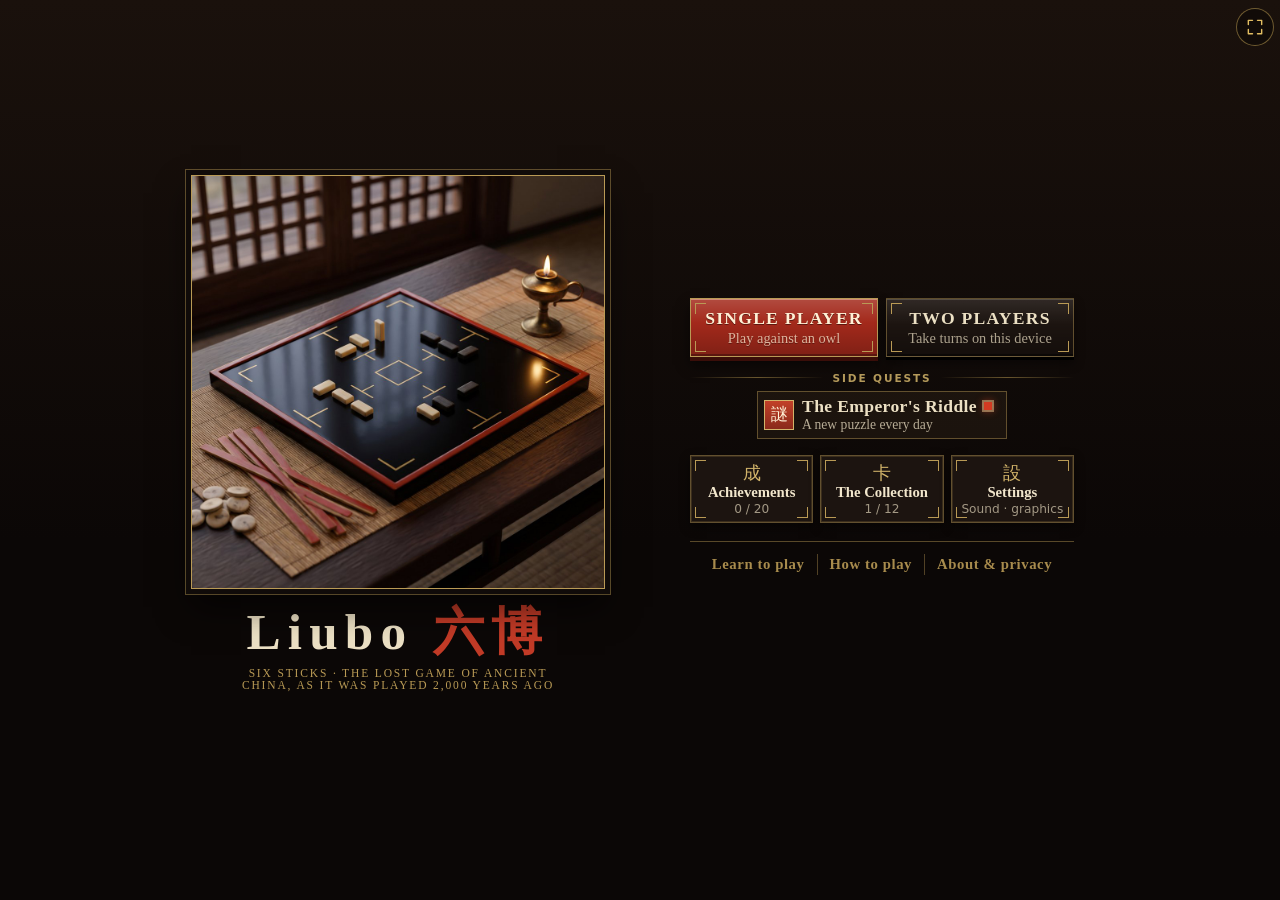
<file: index.html>
<!doctype html>
<html lang="en">
  <head>
    <meta charset="UTF-8" />
    <meta http-equiv="Content-Security-Policy" content="default-src 'self'; style-src 'self' 'unsafe-inline'; img-src 'self' data:; media-src 'self' data:; connect-src 'self'; object-src 'none'; base-uri 'self'; form-action 'none'" />
    <meta name="viewport" content="width=device-width, initial-scale=1.0, viewport-fit=cover" />
    <meta name="theme-color" content="#0b0705" />
    <title>Liubo: Ancient Strategy Game</title>
    <meta name="description" content="Play Liubo, the lost board game of Han dynasty China, in your browser. Throw six bamboo sticks, race your pieces around a lacquer board, raise an owl and catch the fish. Free, with no account, no adverts and no tracking." />
    <link rel="canonical" href="https://liubo.dcegno.com/" />

    <!-- Add to the home screen (Android: "Install app"; iPhone and iPad: Share → Add to Home Screen). -->
    <link rel="manifest" href="./manifest.webmanifest" />
    <link rel="icon" type="image/png" sizes="32x32" href="./icons/favicon-32.png" />
    <link rel="icon" type="image/png" sizes="192x192" href="./icons/icon-192.png" />
    <link rel="apple-touch-icon" href="./icons/apple-touch-icon.png" />
    <meta name="mobile-web-app-capable" content="yes" />
    <meta name="apple-mobile-web-app-capable" content="yes" />
    <meta name="apple-mobile-web-app-title" content="Liubo" />
    <meta name="apple-mobile-web-app-status-bar-style" content="black-translucent" />

    <!-- On an iPhone or iPad, Safari offers the real app from the App Store. -->
    <meta name="apple-itunes-app" content="app-id=6832985025" />

    <!-- The picture and words shown when the address is shared. -->
    <meta property="og:type" content="website" />
    <meta property="og:site_name" content="Liubo" />
    <meta property="og:title" content="Liubo: Ancient Strategy Game" />
    <meta property="og:description" content="The lost board game of Han dynasty China. Play it in your browser." />
    <meta property="og:url" content="https://liubo.dcegno.com/" />
    <meta property="og:image" content="https://liubo.dcegno.com/og.jpg" />
    <meta property="og:image:width" content="1200" />
    <meta property="og:image:height" content="630" />
    <meta property="og:image:alt" content="A Liubo game on a lacquer table lit by an oil lamp" />
    <meta name="twitter:card" content="summary_large_image" />

    <!-- The menu's picture is fetched at once, together with the game's code. -->
    <link rel="preload" as="image" href="./art/classic/hero.jpg" />

    <!-- What the page is, for search engines (read as data, never run). -->
    <script type="application/ld+json">
      {
        "@context": "https://schema.org",
        "@type": "VideoGame",
        "name": "Liubo: Ancient Strategy Game",
        "url": "https://liubo.dcegno.com/",
        "image": "https://liubo.dcegno.com/og.jpg",
        "description": "Liubo, the lost board game of Han dynasty China, reconstructed. Throw six bamboo sticks, race your pieces around a lacquer board, raise an owl and catch the fish.",
        "genre": ["Board game", "Strategy game"],
        "gamePlatform": ["Web browser", "iOS"],
        "applicationCategory": "Game",
        "operatingSystem": "Any",
        "playMode": ["SinglePlayer", "MultiPlayer"],
        "inLanguage": ["en", "it", "es", "fr", "de", "pt", "ru", "tr", "ja", "ko", "zh-Hans", "zh-Hant"],
        "isAccessibleForFree": true,
        "offers": { "@type": "Offer", "price": "0", "priceCurrency": "EUR" },
        "publisher": { "@type": "Organization", "name": "Dcegno", "url": "https://dcegno.com" },
        "sameAs": ["https://apps.apple.com/app/id6832985025", "https://dcegno.com/liubo"]
      }
    </script>
    <script type="module" crossorigin src="./assets/index-EvYhVrhQ.js"></script>
    <link rel="modulepreload" crossorigin href="./assets/game-Crsu0qEs.js">
    <link rel="modulepreload" crossorigin href="./assets/react-BFPXi17q.js">
    <link rel="modulepreload" crossorigin href="./assets/lang-D-Oax-G3.js">
    <link rel="preload" as="style" crossorigin href="./assets/game-F-K48u_b.css">
  </head>
  <body style="background:#0b0705">
    <div id="root">
      <!-- Shown from the first moment, while the game's code arrives; the game replaces it when it starts. -->
      <div role="status" aria-label="Liubo" style="position:fixed;inset:0;display:grid;place-items:center;background:radial-gradient(110% 80% at 50% 0%,#3a2416,#150d09 55%,#070504)">
        <div style="text-align:center">
          <div style="font:600 2.1rem/1 'Cormorant Garamond','Iowan Old Style',Palatino,'Songti SC',Georgia,serif;letter-spacing:0.34em;padding-left:0.34em;color:#e2bd62">LIUBO</div>
          <div style="margin-top:0.7rem;font:1.35rem/1 'Songti SC','Noto Serif CJK SC',STSong,serif;letter-spacing:0.3em;padding-left:0.3em;color:#c23a26">六博</div>
        </div>
      </div>
    </div>
    <noscript>
      <p style="position:fixed;left:0;right:0;bottom:2rem;color:#e9d9b0;font-family:system-ui,sans-serif;text-align:center;padding:0 2rem">Liubo needs JavaScript to run. Please switch it on in your browser and load the page again.</p>
    </noscript>
  </body>
</html>
</file>
<file: assets/game-F-K48u_b.css>
:root{--ink: #3b2412;--wood: #8a5529;--wood-dark: #5e3716;--wood-light: #b9783f;--parchment: #fbeecb;--parchment-deep: #f0d79c;--gold: #ffd23f;--gold-deep: #e39a12;--sea: #1aa7c4;font-family:ui-rounded,SF Pro Rounded,Nunito,Avenir Next,system-ui,sans-serif;color:var(--ink)}*{box-sizing:border-box}html,body,#root{height:100%;margin:0}body{background:var(--sea);-webkit-tap-highlight-color:transparent;touch-action:manipulation;user-select:none;-webkit-user-select:none;overflow:hidden}button{font:inherit;color:inherit;cursor:pointer}img{-webkit-user-drag:none}.panel{background:linear-gradient(var(--parchment),var(--parchment-deep));border:4px solid var(--wood);border-radius:22px;box-shadow:inset 0 0 0 2px #ffe9a8,inset 0 -6px 12px #8a55292e,0 5px 0 var(--wood-dark),0 10px 18px #1e140a59}.btn{border:3px solid var(--wood-dark);border-radius:999px;background:linear-gradient(#ffe36b,var(--gold) 45%,var(--gold-deep));color:var(--wood-dark);font-weight:900;font-size:1.1rem;letter-spacing:.02em;padding:.6rem 1.4rem;box-shadow:inset 0 2px #ffffffb3,0 4px 0 var(--wood-dark),0 8px 12px #1e140a4d;text-shadow:0 1px 0 rgba(255,255,255,.6)}.btn:active:not(:disabled){transform:translateY(3px);box-shadow:inset 0 2px #ffffffb3,0 1px 0 var(--wood-dark)}.btn:disabled{filter:grayscale(.55) brightness(.92);opacity:.7;cursor:default}.btn.big{font-size:1.6rem;padding:.8rem 3.2rem;margin:.4rem 0 1.2rem}.link{border:0;background:none;font-weight:800;padding:.4rem .6rem}.chip,.lang button,.choice button{border:2.5px solid var(--wood-dark);border-radius:999px;background:linear-gradient(var(--wood-light),var(--wood));color:#fff3d6;font-weight:800;box-shadow:inset 0 1px #ffffff59,0 3px 0 var(--wood-dark);text-shadow:0 1px 0 rgba(0,0,0,.35)}.lang button.on,.choice button.on{background:linear-gradient(#ffe36b,var(--gold) 45%,var(--gold-deep));color:var(--wood-dark);text-shadow:0 1px 0 rgba(255,255,255,.6)}.home{height:100%;overflow-y:auto;background:radial-gradient(120% 90% at 30% 20%,#5fc6cf,#23a6c2 45%,#147f9d);padding:calc(env(safe-area-inset-top) + 14px) 16px 32px}.home-inner{max-width:500px;margin:0 auto;display:flex;flex-direction:column;align-items:center;text-align:center}.lang{align-self:flex-end;display:flex;gap:6px}.lang button{padding:.35rem .8rem;font-size:.85rem}.hero{position:relative;width:min(100%,360px,30vh);margin-top:22px}.hero-board{width:100%;aspect-ratio:1;object-fit:cover;border-radius:28px;border:5px solid var(--wood);box-shadow:0 6px 0 var(--wood-dark),0 14px 24px #1e140a66;display:block}.hero-pirate{position:absolute;bottom:-14px;height:46%;filter:drop-shadow(0 6px 4px rgba(30,20,10,.4))}.hero-pirate.left{left:-4%}.hero-pirate.right{right:-4%}.hero-owl{position:absolute;top:-6%;right:6%;height:26%;filter:drop-shadow(0 5px 4px rgba(30,20,10,.4))}.home h1{font-size:3.2rem;line-height:1;margin:1.1rem 0 0;letter-spacing:.01em;color:var(--gold);-webkit-text-stroke:2px var(--wood-dark);paint-order:stroke fill;text-shadow:0 4px 0 var(--wood-dark),0 8px 14px rgba(30,20,10,.45)}.sub{margin:.6rem 0 1rem;font-weight:800;color:#fff;text-shadow:0 2px 0 rgba(30,20,10,.55),0 0 8px rgba(30,20,10,.5);text-wrap:balance}.choice{display:flex;gap:8px;margin-bottom:10px;flex-wrap:wrap;justify-content:center}.choice button{padding:.5rem .95rem}.how{padding:14px 18px;text-align:left;width:100%}.how h2{margin:0 0 6px;font-size:1.15rem}.how ol{margin:0;padding-left:1.3rem;display:grid;gap:6px;line-height:1.35}.about{font-size:.82rem;opacity:.8;margin:12px 0 0}.match{position:fixed;inset:0;overflow:hidden}.scene{position:absolute;inset:0}.backdrop{position:absolute;inset:0;background:radial-gradient(120% 90% at 30% 20%,#5fc6cf,#23a6c2 45%,#147f9d)}.board3d{position:absolute!important;inset:0;touch-action:manipulation}.flat-wrap{position:absolute;inset:0;display:flex;align-items:center;justify-content:center;padding-left:10px;padding-right:10px}.board{width:100%;height:100%;max-width:560px;display:block;filter:drop-shadow(0 6px 0 rgba(30,20,10,.25))}.top,.tray{position:absolute;left:50%;transform:translate(-50%);width:min(100% - 16px,560px);z-index:2}.top{top:calc(env(safe-area-inset-top) + 6px);display:grid;gap:7px}.topbar{display:flex;gap:6px;align-items:center}.spacer{flex:1}.chip{font-size:.8rem;padding:.3rem .75rem;min-height:32px}.huds{display:grid;grid-template-columns:1fr 1fr;gap:8px}.hud{position:relative;display:flex;align-items:center;gap:6px;min-width:0;background:linear-gradient(var(--parchment),var(--parchment-deep));border:3px solid;border-radius:18px;padding:3px 8px 3px 3px;box-shadow:inset 0 0 0 2px #ffe9a8,0 3px 0 var(--wood-dark),0 6px 10px #1e140a4d;filter:saturate(.75) brightness(.93);transition:filter .2s,box-shadow .2s,transform .2s}.hud.active{filter:none;transform:scale(1.03);box-shadow:inset 0 0 0 2px #ffe9a8,0 0 0 4px var(--gold),0 8px 14px #1e140a59}.head{width:40px;height:40px;object-fit:contain;object-position:bottom;flex-shrink:0;margin:-8px 0 -3px;filter:drop-shadow(0 2px 1px rgba(30,20,10,.35))}.hud-text{display:grid;gap:2px;min-width:0}.hud-name{font-weight:900;font-size:.85rem;white-space:nowrap;overflow:hidden;text-overflow:ellipsis}.slots{display:flex;gap:2px}.coin{width:15px;height:15px;border-radius:50%;background:#5e371638;box-shadow:inset 0 1px 2px #1e140a73}.coin.won{background:radial-gradient(circle at 35% 30%,#fff3a8,var(--gold) 45%,var(--gold-deep));box-shadow:inset 0 0 0 1.5px #b9770a,0 1px #1e140a66;animation:coin-in .4s ease-out}@keyframes coin-in{0%{transform:scale(2.2) rotate(-40deg);opacity:0}}.streak{position:absolute;top:-10px;right:8px;background:linear-gradient(#ffe36b,var(--gold-deep));border:2px solid var(--wood-dark);border-radius:999px;font-size:.66rem;font-weight:900;padding:0 6px;white-space:nowrap}.tray{bottom:calc(env(safe-area-inset-bottom) + 10px);background:linear-gradient(var(--parchment),var(--parchment-deep));border:4px solid;border-radius:24px;padding:6px 12px 10px;box-shadow:inset 0 0 0 2px #ffe9a8,inset 0 -6px 12px #8a55292e,0 5px 0 var(--wood-dark),0 10px 18px #1e140a66}.message{margin:0 0 6px;font-weight:800;text-align:center;min-height:2.6em;display:flex;align-items:center;justify-content:center;line-height:1.3;text-wrap:balance}.tray-row{display:flex;align-items:center;gap:10px}.sticks{display:flex;gap:5px;padding:6px 8px;border-radius:14px;background:repeating-linear-gradient(90deg,#c99653 0 6px,#b98443 6px 12px);box-shadow:inset 0 2px 5px #1e140a73,0 0 0 2px var(--wood-dark)}.stick{width:17px;height:58px;border-radius:9px;border:2px solid var(--wood-dark);background:linear-gradient(90deg,#e2c483,#fbeecb 45%,#d3b06a);box-shadow:0 2px 2px #1e140a59}.stick.idle{opacity:.6}.stick.painted{background:linear-gradient(#d23a22 0 36%,var(--gold) 36% 45%,#d23a22 45% 55%,var(--gold) 55% 64%,#d23a22 64%);box-shadow:0 0 0 2px var(--gold),0 0 10px 2px #ffd23fcc}.sticks.rolling .stick{animation:tumble 1s cubic-bezier(.3,.6,.4,1) both;background:#e2c483;box-shadow:none}@keyframes tumble{0%{transform:translateY(0) rotate(0)}40%{transform:translateY(-26px) rotate(200deg) scaleX(.3)}to{transform:translateY(0) rotate(360deg)}}.result{flex:1;display:flex;flex-direction:column;align-items:center;min-width:0}.count{font-size:2.8rem;font-weight:900;line-height:1;font-variant-numeric:tabular-nums;color:var(--gold);-webkit-text-stroke:2px var(--wood-dark);paint-order:stroke fill;text-shadow:0 3px 0 var(--wood-dark)}.throw-name{font-size:.78rem;font-weight:900;text-align:center;margin-top:3px}.btn.throw{min-width:100px;color:#fff;text-shadow:0 2px 0 rgba(30,20,10,.45)}.win-backdrop{position:absolute;inset:0;z-index:3;display:grid;place-items:center;background:#1e140a73;padding:24px}.win{width:min(100%,380px);padding:20px 20px 22px;display:flex;flex-direction:column;align-items:center;gap:6px;animation:pop .35s ease-out}@keyframes pop{0%{transform:scale(.7);opacity:0}}.winner{height:170px;margin-top:-70px;filter:drop-shadow(0 8px 6px rgba(30,20,10,.45));animation:cheer .7s ease-in-out infinite alternate}@keyframes cheer{to{transform:translateY(-12px) rotate(3deg)}}.win h2{margin:0;font-size:2rem;text-align:center;text-wrap:balance;color:var(--gold);-webkit-text-stroke:2px var(--wood-dark);paint-order:stroke fill;text-shadow:0 3px 0 var(--wood-dark)}.win p{margin:0 0 8px;font-weight:900;font-size:1.4rem;font-variant-numeric:tabular-nums}.piece{transition:transform .3s cubic-bezier(.45,0,.25,1)}.pulse{animation:pulse 1s ease-in-out infinite;transform-box:fill-box;transform-origin:center}@keyframes pulse{50%{transform:scale(1.18);opacity:.55}}.route{animation:blink .9s ease-in-out infinite}@keyframes blink{50%{opacity:.35}}.ghost{animation:bob .9s ease-in-out infinite}@keyframes bob{50%{opacity:.65}}.pond-glow{stroke:var(--gold);stroke-width:7;animation:blink .9s ease-in-out infinite}.swim{animation:swim 14s linear infinite}@keyframes swim{to{transform:rotate(360deg)}}.splash{transform-box:fill-box;transform-origin:center;animation:splash .9s ease-out forwards}@keyframes splash{0%{transform:scale(.3);opacity:1}to{transform:scale(2.6);opacity:0}}@media(prefers-reduced-motion:reduce){.pulse,.route,.ghost,.pond-glow,.swim,.splash,.sticks.rolling .stick,.win,.winner,.coin.won{animation:none}.piece{transition:none}}.loading{position:absolute;inset:0;z-index:1;background:inherit;pointer-events:none;margin:0;display:grid;place-items:center;color:#fff;font-weight:900;font-size:1.2rem;text-shadow:0 2px 0 rgba(30,20,10,.5)}.theme-classic{--ink: #f1e6cc;--wood: #b08a3c;--wood-dark: #060403;--wood-light: #2a1c14;--parchment: #1d1410;--parchment-deep: #0f0a08;--gold: #e2bd62;--gold-deep: #a97e2b;color:var(--ink);font-family:Cormorant Garamond,Iowan Old Style,Palatino,Songti SC,Georgia,serif}.home.theme-classic{background:radial-gradient(110% 80% at 50% 0%,#3a2416,#150d09 55%,#070504)}.theme-classic .backdrop{background:#0b0705}.theme-classic .panel,.theme-classic .hud,.theme-classic .tray{background:linear-gradient(#221711f0,#0c0806f5);box-shadow:inset 0 0 0 1px #e2bd628c,inset 0 1px #ffffff0f,0 10px 26px #000000a6;border-width:2px;-webkit-backdrop-filter:blur(6px);backdrop-filter:blur(6px)}.theme-classic .panel{border-color:#7a2418}.theme-classic .hud{filter:brightness(.72)}.theme-classic .hud.active{filter:none;box-shadow:inset 0 0 0 1px #e2bd62b3,0 0 0 2px var(--gold),0 0 22px #ffbe5a73}.theme-classic .hud-name,.theme-classic .message{letter-spacing:.03em;font-size:1.02rem}.theme-classic .chip,.theme-classic .lang button,.theme-classic .choice button{background:linear-gradient(#2a1c14,#120c09);color:#e8d9b4;border:1.5px solid rgba(226,189,98,.6);box-shadow:0 3px 8px #00000080;text-shadow:none;font-weight:700;letter-spacing:.03em}.theme-classic .lang button.on,.theme-classic .choice button.on{background:linear-gradient(#b93a25,#7a2418);color:#fff1d6;border-color:var(--gold);text-shadow:0 1px 0 rgba(0,0,0,.5)}.theme-classic .btn{background:linear-gradient(#c24028,#8a2a1b);color:#fff1d6;border:1.5px solid var(--gold);box-shadow:inset 0 1px #ffffff40,0 4px #3d120b,0 10px 18px #0000008c;text-shadow:0 1px 0 rgba(0,0,0,.5);letter-spacing:.06em}.theme-classic .btn.throw{background:linear-gradient(#c24028,#8a2a1b)!important}.theme-classic .btn:active:not(:disabled){box-shadow:inset 0 1px #ffffff40,0 1px #3d120b}.theme-classic .hero-board{border:2px solid var(--gold-deep);border-radius:10px;box-shadow:0 0 0 5px #0a0605,0 0 0 6px #e2bd6280,0 22px 40px #000000b3}.home.theme-classic h1{font-weight:600;letter-spacing:.08em;color:var(--gold);-webkit-text-stroke:0;text-shadow:0 2px 14px rgba(255,180,80,.35)}.cjk{font-family:Songti SC,"Noto Serif CJK SC",STSong,serif;color:#c9402a}.theme-classic .sub{color:#d9c9a2;text-shadow:none;font-weight:500;font-style:italic;font-size:1.05rem}.theme-classic .how ol{font-size:1.02rem}.theme-classic .count{color:var(--gold);-webkit-text-stroke:0;text-shadow:0 0 14px rgba(255,190,90,.5);font-weight:600}.theme-classic .win h2{-webkit-text-stroke:0;text-shadow:0 0 14px rgba(255,190,90,.5);font-weight:600;letter-spacing:.05em}.theme-classic .sticks{background:repeating-linear-gradient(90deg,#6f5630 0 5px,#5d4727 5px 10px);box-shadow:inset 0 2px 6px #000000b3,0 0 0 1px #e2bd6280}.theme-classic .stick{border-color:#1a100a}.theme-classic .stick.painted{background:linear-gradient(90deg,#8a2a1b,#c24028 45%,#7a2418);box-shadow:0 0 10px 1px #ff9650b3}.theme-classic .coin{background:#f1e6cc1f;box-shadow:inset 0 0 0 1px #e2bd6259}.theme-classic .coin.won{background:radial-gradient(circle at 35% 30%,#fffaf0,#e9dcc0 55%,#b9a57c);box-shadow:0 1px 2px #0009}.theme-classic .streak{background:linear-gradient(#c24028,#8a2a1b);color:#fff1d6;border:1px solid var(--gold)}.piece-icon{display:block;flex-shrink:0;width:34px;height:20px;border-radius:5px;margin:0 4px 0 6px;box-shadow:inset 0 2px 2px #ffffff59,inset 0 -3px 4px #00000059,0 2px 4px #0009}.piece-icon.ivory{background:linear-gradient(#fbf3df,#d9c9a2)}.piece-icon.ebony{background:linear-gradient(#4a3024,#1c110b);box-shadow:inset 0 2px 2px #ffffff2e,inset 0 0 0 1px #e2bd6259,0 2px 4px #0009}.piece-icon.big{width:46px;height:92px;border-radius:9px;margin:0 0 8px}.match .loading{background:var(--loading-bg, #1aa7c4)}.theme-classic .loading{--loading-bg: #0b0705;color:#e2bd62;font-style:italic;letter-spacing:.04em;text-shadow:none}.theme-classic .tray,.theme-classic .hud{border-color:#e2bd628c!important}.theme-classic .board3d{filter:contrast(1.12) saturate(1.22)}.theme-classic .scene:after{content:"";position:absolute;inset:0;pointer-events:none;background:radial-gradient(120% 90% at 50% 50%,transparent 45%,rgba(0,0,0,.6))}.play-row{display:flex;gap:12px;flex-wrap:wrap;justify-content:center;margin:.4rem 0 1.2rem}.play-row .btn.big{margin:0;padding:.8rem 2rem}.lobby{width:100%;padding:16px 18px;margin:.4rem 0 1.2rem;display:grid;gap:10px;justify-items:center}.field{display:grid;gap:4px;width:100%;text-align:left;font-weight:700}.field input,.code-input{font:inherit;font-size:1.1rem;color:inherit;width:100%;padding:.55rem .8rem;border-radius:12px;border:2px solid var(--wood);background:#ffffff1f;user-select:text;-webkit-user-select:text}.code-input{text-align:center;letter-spacing:.35em;font-weight:800;text-transform:uppercase}.join-row{display:flex;gap:8px;width:100%}.join-row .btn{flex-shrink:0}.lobby-label{margin:6px 0 0;font-weight:700;opacity:.85}.lobby-hint{margin:0;font-size:.92rem;opacity:.8;text-wrap:balance}.lobby-code{margin:0;font-size:3rem;font-weight:800;letter-spacing:.3em;padding-left:.3em;color:var(--gold);user-select:text;-webkit-user-select:text}.lobby-wait{margin:0;font-style:italic}.lobby-error{margin:0;color:#ff8a70;font-weight:700}.chip.code{letter-spacing:.2em;cursor:default;user-select:text;-webkit-user-select:text}.clock{margin-left:auto;font-weight:800;font-variant-numeric:tabular-nums;font-size:1.05rem;padding:2px 8px;border-radius:8px;background:#00000040;opacity:.7}.clock.running{opacity:1;background:#b82a17;color:#fff}.reason{font-size:1rem!important;font-weight:600!important;opacity:.85}.net-banner{position:absolute;z-index:3;left:50%;top:42%;transform:translate(-50%,-50%);margin:0;padding:12px 18px;border-radius:14px;background:#0a0604e6;color:#ffe6b0;border:1px solid var(--gold);font-weight:700;text-align:center;max-width:min(90%,420px)}.avatar{flex-shrink:0;width:40px;height:40px;border-radius:50%;display:grid;place-items:center;background:radial-gradient(circle at 35% 30%,#3a271c,#120b08);box-shadow:inset 0 0 0 1.5px #e2bd6299,0 2px 5px #0009}.avatar .piece-icon{margin:0;width:24px;height:14px;border-radius:4px}.avatar.owl{font-size:1.35rem;line-height:1;color:#e2bd62}.hud-tag{font-size:.68rem;font-weight:700;letter-spacing:.12em;text-transform:uppercase;opacity:.7}.hud-home{font-size:.82rem;opacity:.75}.huds .hud-tag,.huds .hud-home,.huds .equip{display:none}.side-slot{--side-w: clamp(128px, 17vw, 210px);position:absolute;z-index:2;top:46%;transform:translateY(-50%);width:var(--side-w)}.side-slot.left{left:calc(env(safe-area-inset-left) + 10px)}.side-slot.right{right:calc(env(safe-area-inset-right) + 10px)}.side-slot .hud{flex-direction:column;text-align:center;gap:8px;padding:16px 10px 12px;border-radius:20px}.side-slot .hud-text{justify-items:center;gap:5px;width:100%}.side-slot .hud-name{font-size:1.15rem;max-width:100%}.theme-classic .side-slot .hud-name{font-size:1.3rem}.side-slot .avatar{width:68px;height:68px}.side-slot .avatar .piece-icon{width:40px;height:23px;border-radius:6px}.side-slot .avatar.owl{font-size:2.3rem}.side-slot .head{width:68px;height:68px;margin:0}.side-slot .slots{gap:4px;justify-content:center;flex-wrap:wrap}.side-slot .coin{width:18px;height:18px}.side-slot .clock{margin:0;font-size:1.35rem;padding:3px 14px}.equip{display:flex;gap:8px;width:100%;padding-top:9px;border-top:1px solid rgba(226,189,98,.28)}.equip-item{flex:1;display:grid;justify-items:center;align-content:start;gap:4px;font-size:.74rem;letter-spacing:.04em;opacity:.85}.equip-item>:first-child{height:22px}.equip-item .piece-icon{margin:3px 0;width:28px;height:16px}.equip-item img{object-fit:contain}.mini-sticks{display:flex;gap:2px}.mini-sticks i{width:5px;border-radius:3px;background:linear-gradient(90deg,#e2c483,#fbeecb 45%,#d3b06a);box-shadow:0 1px 2px #00000080}.mini-sticks i:nth-child(2){background:linear-gradient(90deg,#8a2a1b,#c24028 45%,#7a2418)}@media(max-height:520px){.side-slot{top:calc(env(safe-area-inset-top) + 46px);transform:none}.side-slot .hud{gap:4px;padding:8px 8px 7px}.side-slot .avatar,.side-slot .head{width:40px;height:40px}.side-slot .avatar .piece-icon{width:24px;height:14px}.side-slot .avatar.owl{font-size:1.35rem}.side-slot .hud-home,.side-slot .equip,.side-slot .hud-tag{display:none}.side-slot .coin{width:14px;height:14px}.side-slot .clock{font-size:1.05rem}}@media(max-height:520px)and (orientation:landscape){.side-slot{--side-w: clamp(90px, 12vw, 147px)}.side-slot .hud{gap:3px;padding:6px 6px 5px;border-radius:14px;border-width:2px}.side-slot .hud-name,.theme-classic .side-slot .hud-name{font-size:.9rem}.side-slot .hud-text{gap:3px}.side-slot .avatar,.side-slot .head{width:28px;height:28px}.side-slot .avatar .piece-icon{width:17px;height:10px;border-radius:3px}.side-slot .avatar.owl{font-size:.95rem}.side-slot .slots{gap:3px}.side-slot .slots{gap:2px}.side-slot .coin{width:9px;height:9px}.side-slot .clock{font-size:.8rem;padding:1px 8px}.tray{display:grid;grid-template-columns:1fr auto;align-items:center;column-gap:12px;width:min(100% - 250px,600px);bottom:calc(env(safe-area-inset-bottom) + 6px);padding:4px 8px 4px 12px;border-width:2px;border-radius:16px}.tray .tut-step{grid-column:1 / -1;margin:0;font-size:.62rem}.tray .message,.theme-classic .tray .message{margin:0;min-height:0;font-size:.82rem;line-height:1.25}.tray .tray-row{gap:8px}.tray .sticks{gap:3px;padding:4px 5px;border-radius:9px}.tray .stick{width:9px;height:30px;border-width:1px;border-radius:5px}.tray .count{font-size:1.5rem;min-width:1.2em}.tray .btn{font-size:.9rem;padding:.3rem .9rem;min-height:38px}}.btn.learn{margin:0 0 1.2rem}.tut-step{margin:0 0 2px;text-align:center;font-size:.72rem;font-weight:700;letter-spacing:.14em;text-transform:uppercase;color:var(--gold);opacity:.85}.reason{text-align:center;text-wrap:balance}.home-inner{position:relative;min-height:100%;justify-content:center}.home-brand,.home-menu{width:100%;display:flex;flex-direction:column;align-items:center}.menu{width:min(100%,340px);display:grid;gap:10px;margin:.4rem 0 1rem}.menu-item{display:grid;gap:1px;width:100%;padding:.6rem 1rem;text-align:center;border:2.5px solid var(--wood-dark);border-radius:16px;background:linear-gradient(var(--wood-light),var(--wood));color:#fff3d6;box-shadow:inset 0 1px #ffffff4d,0 3px 0 var(--wood-dark)}.menu-item:active{transform:translateY(2px)}.menu-label{font-weight:800;font-size:1.2rem;letter-spacing:.03em}.menu-hint{font-size:.85rem;opacity:.75}.menu-item.main{background:linear-gradient(#ffe36b,var(--gold) 45%,var(--gold-deep));color:var(--wood-dark);padding:.8rem 1rem}.menu-item.main .menu-label{font-size:1.45rem}.theme-classic .menu-item{background:linear-gradient(#2a1c14f2,#0f0a08f7);border:1px solid rgba(226,189,98,.55);color:#f1e6cc;box-shadow:0 4px 12px #00000080}.theme-classic .menu-item.main{background:linear-gradient(#c24028,#8a2a1b);border-color:var(--gold);color:#fff1d6}.theme-classic .menu-hint{font-style:italic}.setup{width:min(100%,420px);padding:14px 16px 8px;margin:.4rem 0 1rem;display:grid;gap:8px;justify-items:center}.setup h2{margin:0;font-size:1.35rem;color:var(--gold);letter-spacing:.04em}.setup-label{margin:6px 0 0;font-size:.78rem;font-weight:700;letter-spacing:.14em;text-transform:uppercase;opacity:.75}.setup .choice{margin:0}.setup .btn.big{margin:10px 0 0;padding:.65rem 2.4rem;font-size:1.35rem}.foes{display:grid;grid-template-columns:repeat(2,1fr);gap:8px;width:100%}.foe{display:grid;justify-items:center;align-content:start;gap:4px;padding:10px 4px 8px;border-radius:14px;border:1px solid rgba(226,189,98,.35);background:#00000040;opacity:.8}.foe.on{opacity:1;border-color:var(--gold);box-shadow:0 0 0 1px var(--gold),0 0 16px #ffbe5a59;background:#7a241859}.foe-name{font-weight:800;font-size:.98rem;line-height:1.15;text-wrap:balance}.foe-level{font-size:.72rem;letter-spacing:.12em;text-transform:uppercase;color:var(--gold)}.home-menu .how,.home-menu .lobby{width:min(100%,460px)}.how .link{display:block;margin:6px auto 0}.how>.btn{display:block;margin:12px auto 4px}@media(min-width:700px)and (min-height:700px){.hero{width:min(100%,420px,36vh)}.menu{width:400px;gap:12px}.menu-label{font-size:1.4rem}.menu-item.main .menu-label{font-size:1.65rem}.menu-hint{font-size:.98rem}.setup{width:480px}.foes{grid-template-columns:repeat(4,1fr)}}@media(min-width:640px)and (min-aspect-ratio:11/10){.home-inner{max-width:940px;display:grid;grid-template-columns:1fr 1fr;column-gap:28px;align-items:center;align-content:center}.lang{position:absolute;top:0;right:0}.hero{width:min(100%,420px,46vh);margin-top:0}}@media(max-height:520px)and (orientation:landscape){.home{padding-top:calc(env(safe-area-inset-top) + 8px);padding-bottom:10px;padding-left:calc(env(safe-area-inset-left) + 16px);padding-right:calc(env(safe-area-inset-right) + 16px)}.home h1{font-size:2rem;margin:6px 0 0}.sub,.theme-classic .sub{font-size:.85rem;margin:2px 0 0}.menu{gap:6px;margin:0}.menu-item,.menu-item.main{padding:.3rem .8rem;border-radius:12px}.menu-label,.menu-item.main .menu-label{font-size:1.05rem}.menu-hint{font-size:.74rem}.setup{margin:0;padding:8px 12px 4px;gap:4px}.setup h2{display:none}.setup-label{margin:0}.foe{grid-template-columns:auto 1fr;text-align:left;column-gap:6px;padding:5px 6px}.foe .avatar{grid-row:span 2;width:30px;height:30px;font-size:1rem}.setup .btn.big{margin-top:4px;padding:.35rem 2rem;font-size:1.1rem}}@media(max-aspect-ratio:11/10)and (max-width:699px){.hero{width:min(100%,360px,24vh);margin-top:10px}.home h1{font-size:2.7rem;margin-top:.8rem}.sub,.theme-classic .sub{margin:.4rem 0 .7rem}.menu{gap:8px}}.about-page h2{margin:10px 0 4px}.about-page h2:first-child{margin-top:0}.about-page p{margin:0 0 8px;line-height:1.4}.home-menu .about-page{width:min(100%,460px)}@media(max-height:520px)and (orientation:landscape){.menu-item .menu-hint{display:none}.menu-item,.menu-item.main{padding:.28rem .8rem}}.duel .side-slot{--side-w: clamp(170px, 18vw, 230px);display:grid;gap:12px}.station{display:grid;justify-items:center;gap:10px;padding:14px 10px;border:2px solid;border-radius:20px;background:linear-gradient(#221711f0,#0c0806f5);box-shadow:inset 0 0 0 1px #e2bd6266,0 10px 26px #0009;filter:brightness(.7);transition:filter .2s,box-shadow .2s}.station.active{filter:none;box-shadow:inset 0 0 0 1px #e2bd62b3,0 0 0 2px var(--gold),0 0 22px #ffbe5a73}.station .sticks{gap:6px;padding:8px 10px}.station .stick{width:19px;height:96px;border-radius:10px}.station .result{flex:none;min-height:4.2rem}.station .btn.throw{width:100%;font-size:1.25rem;padding:.7rem .5rem}.tray.talk{width:min(100% - 2 * (clamp(170px,18vw,230px) + 40px),560px);padding:8px 14px}.tray.talk .message{margin:0;min-height:0}.plaque,.seat-say,.seat-throw{position:absolute;z-index:2;margin:0}.plaque{display:grid;grid-template-columns:1fr auto;grid-template-rows:auto 1fr;align-items:center;gap:.3em .5em;padding:.7em .9em;border:2px solid;border-radius:1em;background:linear-gradient(#221711f0,#0c0806f5);box-shadow:inset 0 0 0 1px #e2bd6280,0 .5em 1.4em #0009;filter:brightness(.7);transition:filter .2s,box-shadow .2s}.seat.active .plaque{filter:none;box-shadow:inset 0 0 0 1px #e2bd62b3,0 0 0 2px var(--gold),0 0 1.4em #ffbe5a73}.plaque-who{display:flex;align-items:center;gap:.5em;min-width:0}.plaque .avatar{width:2.1em;height:2.1em}.plaque .avatar .piece-icon{width:1.25em;height:.72em;border-radius:.2em}.plaque .hud-name,.theme-classic .plaque .hud-name{font-size:1.25em}.plaque .slots{grid-column:1;gap:.22em;flex-wrap:wrap;align-self:start}.plaque .coin{width:.95em;height:.95em}.plaque-count{grid-column:2;grid-row:1 / 3;display:grid;justify-items:center;min-width:3.4em}.plaque .count{font-size:3.6em}.plaque .throw-name{font-size:.7em}.plaque .streak{font-size:.6em}.seat-say{display:flex;align-items:center;justify-content:center;text-align:center;font-weight:800;font-size:inherit;line-height:1.2;text-wrap:balance;text-shadow:0 1px 4px #000,0 0 10px #000}.seat-throw{display:flex}.seat-throw .btn.throw{flex:1;font-size:1.25em;padding:0;min-width:0}.topbar,.bar-handle{touch-action:none}.chip.tuck{padding:.3rem .6rem;opacity:.8}.bar-handle{justify-self:center;width:96px;height:22px;padding:0;border:0;background:none;display:grid;place-items:center}.bar-handle i{width:44px;height:5px;border-radius:3px;background:#e2bd62bf;box-shadow:0 1px 4px #000000b3}.bar-handle{width:auto;height:auto;padding:3px 14px 2px;gap:3px}.bar-handle span{font-size:.68rem;font-weight:700;letter-spacing:.12em;text-transform:uppercase;color:#f1e6cccc;text-shadow:0 1px 3px #000}@media(max-width:430px){.topbar{gap:4px}.topbar .chip{font-size:.72rem;padding:.3rem .55rem}}.gc-why{margin:0;font-size:.8rem;opacity:.65;user-select:text;-webkit-user-select:text;text-wrap:balance}.menu-more{display:flex;flex-wrap:wrap;justify-content:center;gap:5px;margin-top:6px;padding-top:12px;border-top:1px solid rgba(226,189,98,.25)}.menu-more button{padding:.36rem .6rem;border-radius:999px;font-size:.8rem;font-weight:700;letter-spacing:0;white-space:nowrap;border:1px solid rgba(226,189,98,.4);background:#00000040;color:inherit;opacity:.9}.menu-more button:active{transform:translateY(1px)}.theme-classic .menu-more button{color:#e7d9b4}@media(min-width:700px)and (min-height:700px){.menu-more button{font-size:.92rem;padding:.42rem .75rem}}@media(max-height:520px)and (orientation:landscape){.menu-item .menu-hint{display:block}.menu-item,.menu-item.main{padding:.4rem .8rem}.menu-more{margin-top:2px;padding-top:8px}.menu-more button{font-size:.78rem;padding:.28rem .7rem}}.theme-classic{--lacquer: #100b09;--lacquer-lift: #1c1410;--cinnabar: #a3291b;--cinnabar-deep: #7c1d13;--bronze: #b99a55;--bronze-dim: rgba(185, 154, 85, .45);--bone: #ece0c4;--gold: #d2b46a;--ink: var(--bone);--mark: var(--bronze);--corners: linear-gradient(var(--mark), var(--mark)) top 4px left 4px / 11px 1px no-repeat, linear-gradient(var(--mark), var(--mark)) top 4px left 4px / 1px 11px no-repeat, linear-gradient(var(--mark), var(--mark)) top 4px right 4px / 11px 1px no-repeat, linear-gradient(var(--mark), var(--mark)) top 4px right 4px / 1px 11px no-repeat, linear-gradient(var(--mark), var(--mark)) bottom 4px left 4px / 11px 1px no-repeat, linear-gradient(var(--mark), var(--mark)) bottom 4px left 4px / 1px 11px no-repeat, linear-gradient(var(--mark), var(--mark)) bottom 4px right 4px / 11px 1px no-repeat, linear-gradient(var(--mark), var(--mark)) bottom 4px right 4px / 1px 11px no-repeat;font-family:Iowan Old Style,Palatino,Palatino Linotype,Book Antiqua,Songti SC,Georgia,serif}.theme-classic,.theme-classic *,.theme-classic *:before,.theme-classic *:after{border-radius:0!important}.theme-classic .coin{border-radius:50%!important}.theme-classic .stick,.theme-classic .mini-sticks i,.theme-classic .piece-icon,.theme-classic .bar-handle i{border-radius:1.5px!important}.home.theme-classic{background:linear-gradient(#1a110c,#0b0706 60%)}.theme-classic .panel,.theme-classic .hud,.theme-classic .tray,.theme-classic .plaque,.theme-classic .station{background:var(--corners),var(--lacquer);border:1px solid var(--bronze-dim)!important;box-shadow:0 6px 16px #0000008c;-webkit-backdrop-filter:none;backdrop-filter:none}.theme-classic .hud,.theme-classic .plaque{filter:none;opacity:.62;transform:none;transition:opacity .2s}.theme-classic .hud.active,.theme-classic .seat.active .plaque{opacity:1;transform:none;--mark: var(--bone);border-color:var(--bronze)!important;box-shadow:inset 0 3px 0 var(--cinnabar),0 6px 16px #0000008c}.theme-classic .hud-name{letter-spacing:.06em;font-weight:700}.theme-classic .message,.theme-classic .seat-say{font-weight:600;letter-spacing:.02em}.theme-classic .btn,.theme-classic .btn.throw{--mark: rgba(236, 224, 196, .55);background:var(--corners),var(--cinnabar)!important;color:var(--bone);border:1px solid var(--bronze);box-shadow:0 3px #3a0e09;text-shadow:none;font-weight:700;letter-spacing:.12em;text-transform:uppercase}.theme-classic .btn:active:not(:disabled){transform:translateY(2px);box-shadow:0 1px #3a0e09}.theme-classic .btn.big{letter-spacing:.16em}.theme-classic .chip,.theme-classic .lang button,.theme-classic .choice button{background:var(--lacquer);color:var(--bone);border:1px solid var(--bronze-dim);box-shadow:none;font-weight:600;letter-spacing:.06em}.theme-classic .lang button.on,.theme-classic .choice button.on{background:var(--cinnabar);border-color:var(--bronze);color:var(--bone);text-shadow:none}.theme-classic .clock,.theme-classic .net-banner,.theme-classic .streak{border:1px solid var(--bronze-dim)}.theme-classic .streak{background:var(--cinnabar)}.theme-classic .avatar{background:var(--lacquer-lift);box-shadow:inset 0 0 0 1px var(--bronze-dim)}.theme-classic .hud.active .avatar,.theme-classic .seat.active .avatar{background:var(--cinnabar-deep);box-shadow:inset 0 0 0 1px var(--bronze)}.theme-classic .sticks{box-shadow:inset 0 2px 5px #000000b3,0 0 0 1px var(--bronze-dim)}.theme-classic .stick.painted{background:var(--cinnabar);box-shadow:none}.theme-classic .count,.theme-classic .win h2{text-shadow:none;color:var(--bone)}.theme-classic .coin{box-shadow:inset 0 0 0 1px var(--bronze-dim);background:none}.home.theme-classic h1{text-shadow:none;color:var(--bone);letter-spacing:.14em;font-weight:600}.theme-classic .cjk{color:#c23a26}.theme-classic .sub{font-style:normal;letter-spacing:.16em;text-transform:uppercase;font-size:.72rem;color:var(--bronze)}.theme-classic .hero-board{border:1px solid var(--bronze);box-shadow:0 0 0 5px var(--lacquer),0 0 0 6px var(--bronze-dim),0 18px 32px #0009}.theme-classic .menu-item{background:var(--corners),var(--lacquer);color:var(--bone);border:1px solid var(--bronze-dim);box-shadow:none}.theme-classic .menu-item.main{--mark: rgba(236, 224, 196, .6);background:var(--corners),var(--cinnabar);border-color:var(--bronze);box-shadow:0 3px #3a0e09}.theme-classic .menu-label{letter-spacing:.14em;text-transform:uppercase;font-weight:700;font-size:1.02rem}.theme-classic .menu-item.main .menu-label{font-size:1.18rem}.theme-classic .menu-hint{font-style:normal;opacity:.7}.theme-classic .menu-more{gap:0;border-top-color:var(--bronze-dim)}.theme-classic .menu-more button{border:0;background:none;color:var(--bronze);letter-spacing:.04em;padding-top:.1rem;padding-bottom:.1rem}.theme-classic .menu-more button+button{border-left:1px solid var(--bronze-dim)}.theme-classic .setup h2{color:var(--bone);letter-spacing:.12em;text-transform:uppercase;font-size:1.1rem}.theme-classic .foe{background:var(--lacquer-lift);border:1px solid var(--bronze-dim);opacity:.7}.theme-classic .foe.on{opacity:1;background:var(--cinnabar-deep);border-color:var(--bronze);box-shadow:none}.theme-classic .foe-level{color:var(--bronze)}.theme-classic .loading{font-style:normal;letter-spacing:.14em;text-transform:uppercase}.huds.solo{grid-template-columns:1fr}.tray-who{flex:1;min-width:0;display:flex;align-items:center;gap:8px;position:relative;text-align:left}.tray-who .hud-name{font-size:1.05rem}.tray-who .clock{margin-left:0}.tray .result{flex:none;min-width:4.2rem}.match.wide .tray .result{flex:1;flex-direction:row;justify-content:center;gap:10px}.match.wide .tray .throw-name{margin:0}.tray .count{font-size:3.6rem}.tray .throw-name{font-size:.82rem;letter-spacing:.04em}.theme-classic .tray .result.shown .count{color:#fff6e0}.theme-classic .tray .result:not(.shown) .count{opacity:.45}@media(min-width:640px)and (max-height:520px)and (orientation:landscape){.tray .count{font-size:2.1rem}}.tray .sticks.small{gap:3px;padding:4px 5px}.tray .sticks.small .stick{width:8px;height:30px;border-width:1px}.tray .sticks.small{flex-shrink:0}.tray-who .hud-text{overflow:hidden}.tray-row:has(.sticks.small) .tray-who :is(.avatar,.head){display:none}.tray-row:has(.sticks.small) .tray-who .coin{flex-basis:9px}.tray-row:has(.sticks.small) .count{font-size:3rem}.tray-row:has(.sticks.small) .result{min-width:3rem}.huds.solo{justify-items:center;margin-top:clamp(8px,3vh,30px)}.huds.solo .hud{width:auto;max-width:70%;padding:4px 14px 4px 5px;gap:8px}.huds.solo .hud .avatar{width:32px;height:32px}.huds.solo .hud .hud-name{font-size:.92rem}.huds.solo .hud .coin{width:11px;height:11px}@media(max-width:400px){.tray-who{gap:6px}.tray-who .avatar{width:30px;height:30px}.tray .result{min-width:3.4rem}.theme-classic .topbar .chip{letter-spacing:0;white-space:nowrap;padding-left:.45rem;padding-right:.45rem}}.tray-who .hud-text{flex:1}.tray-who .slots{width:100%}.tray .tray-who .coin{flex:0 1 15px;width:auto;height:auto;aspect-ratio:1;min-width:0}.tray .btn.throw{min-width:0;padding:.6rem 1rem}.theme-classic .tray .btn.throw{letter-spacing:.08em}.tray-who{flex:1.6}.tray-who .avatar{width:34px;height:34px}.tray .result{min-width:3.2rem}.huds.solo .hud .hud-text{justify-items:center;text-align:center}.huds.solo .hud .slots{justify-content:center}.huds.solo .hud .coin{width:15px;height:15px}.huds.solo .hud{padding:5px 16px 6px 6px}.theme-classic .btn,.theme-classic .btn.throw,.theme-classic .menu-item.main{background:var(--corners),linear-gradient(#ffffff29,#fff0 42%,#00000038),var(--cinnabar)!important;box-shadow:inset 0 1px #ffebc866,inset 0 -2px #0000004d,0 4px #3a0e09,0 8px 12px #00000080;text-shadow:0 1px 0 rgba(0,0,0,.45)}.theme-classic .btn:active:not(:disabled),.theme-classic .menu-item.main:active{transform:translateY(3px);box-shadow:inset 0 2px 4px #0006,0 1px #3a0e09}.theme-classic .menu-item:not(.main),.theme-classic .chip,.theme-classic .lang button,.theme-classic .choice button{background:linear-gradient(#ffffff17,#fff0 45%,#0000004d),var(--lacquer-lift);box-shadow:inset 0 1px #ffebc82e,inset 0 -2px #00000073,0 3px #000,0 6px 10px #00000073}.theme-classic .menu-item:not(.main){background:var(--corners),linear-gradient(#ffffff17,#fff0 45%,#0000004d),var(--lacquer-lift)}.theme-classic .lang button.on,.theme-classic .choice button.on{background:linear-gradient(#ffffff29,#fff0 42%,#00000038),var(--cinnabar);box-shadow:inset 0 1px #ffebc866,inset 0 -2px #0000004d,0 3px #3a0e09,0 6px 10px #00000073}.theme-classic :is(.chip,.lang button,.choice button,.menu-item):active{transform:translateY(2px);box-shadow:inset 0 2px 4px #00000080,0 1px #000}.theme-classic .btn:disabled{filter:grayscale(.5) brightness(.8)}.match:not(.wide) .tray .result{width:3.2rem;min-width:3.2rem;overflow:visible}.match:not(.wide) .tray .throw-name{white-space:nowrap}.menu .menu-item{width:min(100%,15rem);justify-self:center}@media(min-width:700px)and (min-height:700px){.menu .menu-item{width:17.5rem}}.lang select{appearance:none;-webkit-appearance:none;font:inherit;font-size:.85rem;font-weight:700;letter-spacing:.03em;padding:.4rem 1.9rem .4rem .9rem;border-radius:999px;border:1.5px solid rgba(226,189,98,.6);color:var(--bone, #e8d9b4);background:linear-gradient(45deg,transparent 50%,currentColor 50%) right .95rem center / .36rem .36rem no-repeat,linear-gradient(135deg,currentColor 50%,transparent 50%) right .6rem center / .36rem .36rem no-repeat,linear-gradient(#ffffff17,#fff0 45%,#0000004d),var(--lacquer-lift, #1e1512);box-shadow:inset 0 1px #ffebc82e,inset 0 -2px #00000073,0 3px #000,0 6px 10px #00000073;min-height:2.2rem}.lang select:focus-visible{outline:2px solid var(--bronze, #dcb766);outline-offset:2px}.tray-who .hud-name{white-space:normal;overflow-wrap:anywhere;hyphens:auto;-webkit-hyphens:auto;line-height:1.08;display:-webkit-box;-webkit-box-orient:vertical;-webkit-line-clamp:2}.lang.lang-foot,.home-inner .lang.lang-foot{position:static;align-self:center;justify-self:center;display:flex;justify-content:center;margin-top:4px}.match:not(.wide) .tray-row:not(:has(.sticks.small)){display:grid;grid-template-columns:1fr auto 1fr;column-gap:10px}.match:not(.wide) .tray-row:not(:has(.sticks.small)) .btn.throw{justify-self:end}.tray-who{display:grid;grid-template-columns:auto minmax(0,1fr);grid-template-areas:"seal name" "chips chips";align-items:center;column-gap:7px;row-gap:5px}.tray-who .hud-text{display:contents}.tray-who :is(.avatar,.head){grid-area:seal;width:26px;height:26px}.tray-who .hud-name{grid-area:name}.tray-who .slots{grid-area:chips}.tray-who .clock{grid-column:1 / -1;justify-self:start}@media(max-width:400px){.tray-who :is(.avatar,.head){width:24px;height:24px}}.tray-row:has(.sticks.small) .tray-who{grid-template-areas:"name name" "chips chips"}body,img{-webkit-touch-callout:none}.home{padding-bottom:calc(env(safe-area-inset-bottom) + 32px)}@media(max-height:520px)and (orientation:landscape){.home{padding-bottom:calc(env(safe-area-inset-bottom) + 10px)}}.topbar .chip{flex-shrink:0;white-space:nowrap}.topbar .chip.fits{flex-shrink:1;min-width:0;overflow:hidden;text-overflow:ellipsis}.chip .as-icon{display:none;font-size:1.05rem;line-height:1}@media(max-width:460px){.topbar{gap:4px}.topbar .chip{font-size:.72rem;padding:.3rem .5rem;letter-spacing:0}.chip .as-words{display:none}.chip .as-icon{display:inline}}.chip,.link,.menu-more button,.bar-handle{position:relative}.chip:after,.link:after,.menu-more button:after,.bar-handle:after{content:"";position:absolute}.chip:after{inset:-6px 0}.chip.tuck{min-width:34px}.chip.tuck:after{inset:-6px -8px -6px -2px}.link:after{inset:-7px 0}.choice button{position:relative}.choice button:after{content:"";position:absolute;inset:-3px 0}.lang select{min-height:44px}.menu-more button:after{inset:-12px 0 -10px}.menu-more{row-gap:16px}.lang.lang-foot,.home-inner .lang.lang-foot{margin-top:12px}.bar-handle{min-width:96px}.bar-handle:after{inset:-9px -10px}@media(max-height:520px)and (orientation:landscape){.side-slot .hud-name,.theme-classic .side-slot .hud-name{white-space:normal;overflow-wrap:anywhere;line-height:1.08;display:-webkit-box;-webkit-box-orient:vertical;-webkit-line-clamp:2}.side-slot .streak{left:50%;right:auto;transform:translate(-50%);max-width:100%;white-space:normal;text-align:center;line-height:1.1}}.win-backdrop{display:flex;align-items:flex-start;justify-content:flex-start;overflow-y:auto;padding:max(16px,env(safe-area-inset-top)) max(16px,env(safe-area-inset-right)) max(16px,env(safe-area-inset-bottom)) max(16px,env(safe-area-inset-left))}.win{margin:auto}@media(max-height:520px)and (orientation:landscape){.win{padding:12px 16px 14px;gap:4px}.piece-icon.big{width:28px;height:56px;margin-bottom:2px}.win h2{font-size:1.5rem}.win p{font-size:1.1rem;margin-bottom:4px}}.safe-probe{position:fixed;left:0;bottom:0;width:0;height:env(safe-area-inset-bottom);visibility:hidden;pointer-events:none}.theme-classic .flat-wrap{background-color:#6b5646;background-position:center;background-size:720px;background-blend-mode:multiply}.board.flat-classic{max-width:none;max-height:1100px;filter:none}.fb-orbit{transform-box:fill-box;transform-origin:50% 50%;animation:swim 20s linear infinite}.fb-sway{transform-box:fill-box;transform-origin:8% 50%;animation:fb-sway 1.4s ease-in-out infinite alternate}@keyframes fb-sway{0%{transform:rotate(-4deg)}to{transform:rotate(4deg)}}.fb-caustic{animation:fb-drift 9s ease-in-out infinite alternate}@keyframes fb-drift{to{transform:translate(-24px,14px)}}.fb-lift{animation:fb-lift 1.1s ease-in-out infinite alternate}@keyframes fb-lift{to{transform:translateY(-4px)}}.fb-blink{animation:blink .9s ease-in-out infinite}@media(prefers-reduced-motion:reduce){.fb-orbit,.fb-sway,.fb-caustic,.fb-lift,.fb-blink{animation:none}}.theme-classic .sticks{background:#120b09;box-shadow:inset 0 0 0 1px #8a1f12,inset 0 2px 6px #000c,0 0 0 1px var(--bronze-dim)}.theme-classic .stick{border:1px solid #3a2a12;background:linear-gradient(transparent 28%,#6f5326 28% 31%,#f0dba0 31% 32.5%,transparent 32.5% 68%,#6f5326 68% 71%,#f0dba0 71% 72.5%,transparent 72.5%),repeating-linear-gradient(90deg,rgba(142,111,51,.3) 0 1px,transparent 1px 3px),linear-gradient(90deg,#b9954a,#e9cf8a 50%,#b9954a);box-shadow:0 2px 3px #0009}.theme-classic .stick.painted{border-color:#1a0d08;background:linear-gradient(#1a0d08 0 3%,transparent 3% 97%,#1a0d08 97%),linear-gradient(transparent 6%,#f2c14e 6% 9.5%,transparent 9.5% 11.5%,#f2c14e 11.5% 15%,transparent 15% 45.5%,#f2c14e 45.5% 49%,transparent 49% 51%,#f2c14e 51% 54.5%,transparent 54.5% 85%,#f2c14e 85% 88.5%,transparent 88.5% 90.5%,#f2c14e 90.5% 94%,transparent 94%),linear-gradient(90deg,#a51c0b,#d8361c 50%,#a51c0b);box-shadow:0 0 8px #ff783c73,0 2px 3px #0009}.theme-classic .stick.idle{opacity:.55}.theme-classic .sticks.rolling .stick{background:linear-gradient(90deg,#b9954a,#e9cf8a 50%,#b9954a);box-shadow:none}.home.inner-page h1{font-size:1.9rem;margin-top:.2rem;margin-bottom:.6rem}@media(min-width:640px)and (min-aspect-ratio:11/10){.home.inner-page .home-inner{max-width:520px;display:flex;flex-direction:column}}@media(max-height:520px)and (orientation:landscape){.home.inner-page h1{font-size:1.45rem;margin:0 0 .3rem}}.rm{display:flex;flex-direction:column;align-items:center;gap:8px;width:100%}.win p.rm-title,.rm-pop p.rm-title{margin:4px 0 0;font-size:1.15rem;font-weight:900;text-align:center;text-wrap:balance}.win p.rm-line,.win p.rm-wins,.rm-pop p.rm-line{margin:0 0 4px;font-size:1rem;font-weight:700;opacity:.9;text-align:center;text-wrap:balance}.rm-clock{display:flex;align-items:center;gap:10px;width:min(100%,220px);font-weight:900;font-variant-numeric:tabular-nums}.rm-bar{flex:1;height:6px;border-radius:3px;overflow:hidden;background:#5e371638}.rm-bar i{display:block;height:100%;background:var(--gold-deep);transform-origin:left center;transition:transform .25s linear}.rm-secs{min-width:2ch;text-align:right}.rm-backdrop{position:fixed;inset:0;z-index:20;display:flex;overflow-y:auto;background:#140c068c;padding:max(16px,env(safe-area-inset-top)) max(16px,env(safe-area-inset-right)) max(16px,env(safe-area-inset-bottom)) max(16px,env(safe-area-inset-left))}.rm-pop{margin:auto;width:min(100%,360px);padding:18px 20px 20px;display:flex;flex-direction:column;align-items:center;gap:8px;animation:pop .35s ease-out}.rm-pop h2{margin:0;font-size:1.5rem;text-align:center}.theme-classic .rm-bar{background:#e2bd622e}.theme-classic .rm-bar i{background:var(--gold)}.theme-classic .rm-pop h2{color:var(--bone);font-weight:600;letter-spacing:.05em}@media(prefers-reduced-motion:reduce){.rm-pop{animation:none}.rm-bar i{transition:none}}.sr-only{position:absolute;width:1px;height:1px;padding:0;margin:-1px;overflow:hidden;clip:rect(0 0 0 0);white-space:nowrap;border:0}.menu-section{display:flex;align-items:center;gap:8px;width:min(100%,20rem);justify-self:center;margin:4px 0 -4px;font:700 .66rem/1 -apple-system,system-ui,sans-serif;letter-spacing:.18em;text-transform:uppercase;color:var(--gold);opacity:.85}.menu-section:before,.menu-section:after{content:"";flex:1;height:1px;background:linear-gradient(90deg,transparent,rgba(226,189,98,.5),transparent)}.quest{display:flex;align-items:center;justify-content:center;gap:8px;width:auto;max-width:min(100%,20rem);justify-self:center;min-height:44px;padding:4px 14px 4px 6px;text-align:left;border-radius:12px;border:1px solid rgba(226,189,98,.45);background:#e2bd620f;color:inherit}.quest:active{transform:translateY(1px)}.quest .seal{flex:none;width:30px;height:30px;border-radius:8px;display:grid;place-items:center;font-family:Songti SC,STSong,serif;font-size:1.05rem;color:#fff1d6;background:linear-gradient(#c24028,#8a2a1b);border:1px solid var(--gold)}.quest.done .seal{background:none;color:var(--gold);border-color:#e2bd6280}.quest-text{display:grid;gap:1px;min-width:0}.quest-name{display:inline-flex;align-items:center;gap:7px;font-weight:700;font-size:.95rem;line-height:1.15;letter-spacing:.02em}.quest-hint{font-size:.74rem;line-height:1.2;opacity:.75}.quest .dot{flex:none;width:8px;height:8px;border-radius:50%;background:#d23a22;box-shadow:0 0 0 2px #ffdca073,0 0 8px #ff5028cc}.quest.done{opacity:.88}.menu-pair{display:grid;grid-template-columns:repeat(2,minmax(0,1fr));gap:8px}.home .menu-pair .menu-item{padding:.55rem .45rem;min-height:56px;align-content:center}.home .menu-pair .menu-item .menu-label{font-size:1.02rem;line-height:1.15;letter-spacing:.02em;text-wrap:balance;-webkit-hyphens:auto;hyphens:auto;overflow-wrap:break-word}.home.theme-classic .menu-pair .menu-item .menu-label{font-size:.95rem;letter-spacing:.07em}.home .menu-pair .menu-item .menu-hint{font-size:.78rem;line-height:1.25;text-wrap:balance}@media(min-width:700px)and (min-height:700px){.home .menu-pair .menu-item .menu-label{font-size:1.25rem}.home.theme-classic .menu-pair .menu-item .menu-label{font-size:1.1rem}.home .menu-pair .menu-item .menu-hint{font-size:.9rem}}@media(max-height:520px)and (orientation:landscape){.home .menu-pair .menu-item{padding:.35rem .45rem;min-height:44px}.home .menu-pair .menu-item .menu-hint{font-size:.72rem}}.menu-boxes{display:grid;grid-auto-flow:column;grid-auto-columns:minmax(0,1fr);gap:7px;width:min(100%,20rem);justify-self:center;margin-top:4px}.menu-box{display:grid;justify-items:center;align-content:center;gap:1px;min-height:64px;padding:7px 4px 6px;border-radius:12px;border:1.5px solid var(--gold-deep, #a97e2b);background:linear-gradient(#2a1c14f2,#0f0a08f7);box-shadow:0 4px 10px #00000073,inset 0 0 0 1px #e2bd6226;color:#f1e6cc;text-align:center}.menu-box:active{transform:translateY(1px)}.box-sign{font-family:Songti SC,STSong,serif;font-size:1.15rem;line-height:1.1;color:var(--gold)}.box-name{font-weight:700;font-size:.8rem;line-height:1.15;overflow-wrap:anywhere}.box-note{font:.66rem/1.2 -apple-system,system-ui,sans-serif;opacity:.65}.theme-classic .menu-box{background:var(--corners),var(--lacquer-lift);border-color:var(--bronze-dim)}.theme-classic .quest{border-color:var(--bronze-dim)}.theme-classic .quest-hint,.theme-classic .box-note{color:var(--bone)}@media(min-width:700px)and (min-height:700px){.menu-section,.menu-boxes{width:24rem}.quest{max-width:24rem}.quest-name{font-size:1.1rem}.quest-hint{font-size:.85rem}.box-name{font-size:.92rem}.box-note{font-size:.76rem}}@media(max-height:520px)and (orientation:landscape){.menu-section{display:none}.quest{min-height:44px;padding-top:3px;padding-bottom:3px}.quest .seal{width:28px;height:28px;font-size:1rem}.menu-box{min-height:48px;padding:4px}.box-sign{display:none}}.riddle-bar{display:flex;align-items:center;justify-content:center;gap:10px;flex-wrap:wrap;margin:0 0 4px;font-size:.85rem}.riddle-goal{font-weight:700;color:var(--gold);text-align:center}.riddle-throws{display:inline-flex;gap:5px}.riddle-throws i{font-style:normal;min-width:26px;height:26px;border-radius:7px;display:inline-flex;align-items:center;justify-content:center;font-weight:800;border:1.5px solid var(--gold-deep);color:var(--ink);opacity:.7}.riddle-throws i.now{opacity:1;background:var(--gold);color:#1a0f0a;border-color:var(--gold);box-shadow:0 0 10px #ffc85a8c}.riddle-throws i.done{opacity:.35;text-decoration:line-through}.riddle-seal{font-family:Songti SC,"Noto Serif CJK SC",serif;font-size:3rem;line-height:1;width:78px;height:78px;display:inline-flex;align-items:center;justify-content:center;border-radius:12px;border:2px solid var(--gold-deep);color:var(--gold-deep);margin:0 auto 6px}.riddle-seal.ok{color:#fff1d6;background:linear-gradient(#c24028,#8a2a1b);border-color:var(--gold);box-shadow:0 0 18px #ff783c73}.helpers{display:flex;gap:8px;justify-content:center;margin:0 0 6px}.helpers .chip{min-height:36px}.helpers .chip:disabled{opacity:.4}.net-banner.soft{background:#140c08e6;color:#f1e6cc;border:1px solid var(--gold-deep)}.net-banner.soft .link{color:var(--gold);padding:0 .3rem;min-height:32px}.win .share{margin-top:2px}.unlock{position:fixed;z-index:60;left:50%;top:calc(env(safe-area-inset-top) + 10px);transform:translate(-50%);display:flex;align-items:center;gap:10px;padding:8px 16px 8px 8px;border-radius:16px;max-width:calc(100vw - 32px);background:linear-gradient(#221711f7,#0c0806fa);color:#f1e6cc;box-shadow:inset 0 0 0 1px #e2bd62b3,0 10px 28px #0009;animation:unlock-in 3.4s ease both;pointer-events:none}.unlock-seal{width:40px;height:40px;flex:none;border-radius:9px;display:flex;align-items:center;justify-content:center;font-size:1.4rem;color:#fff1d6;background:linear-gradient(#c24028,#8a2a1b);border:1px solid #e2bd62}.unlock-text{display:flex;flex-direction:column;min-width:0}.unlock-kicker{font-size:.72rem;letter-spacing:.08em;text-transform:uppercase;color:#e2bd62}.unlock-name{font-weight:800;white-space:nowrap;overflow:hidden;text-overflow:ellipsis}@keyframes unlock-in{0%{opacity:0;transform:translate(-50%,-16px)}8%,88%{opacity:1;transform:translate(-50%)}to{opacity:0;transform:translate(-50%,-10px)}}@media(prefers-reduced-motion:reduce){.unlock{animation:none}}.home-menu .achievements,.home-menu .collection{width:min(100%,460px)}.achievements>h2,.achievements>.lobby-hint{text-align:center}.lang.lang-settings{position:static;align-self:center;justify-content:center;margin:0 auto 4px}.ach-list{list-style:none;margin:8px 0 12px;padding:0;display:grid;gap:6px;text-align:left}.ach-list li{display:flex;align-items:center;gap:10px;padding:8px 10px;border-radius:12px;border:1px solid rgba(226,189,98,.25);opacity:.62}.ach-list li.on{opacity:1;border-color:#e2bd62b3;background:#e2bd6214}.ach-seal{width:30px;height:30px;flex:none;border-radius:8px;display:flex;align-items:center;justify-content:center;font-weight:900;border:1.5px solid var(--gold-deep);color:var(--gold)}.ach-list li.on .ach-seal{background:linear-gradient(#c24028,#8a2a1b);color:#fff1d6;border-color:var(--gold)}.ach-text{display:flex;flex-direction:column;flex:1;min-width:0}.ach-name{font-weight:800}.ach-desc{font-size:.82rem;opacity:.85}.ach-points{font-weight:800;color:var(--gold);font-size:.9rem;min-width:2.2em;text-align:right}.meter{display:flex;align-items:center;gap:6px;margin-top:4px;width:100%}.meter-bar{flex:1;height:4px;background:#e2bd622e;overflow:hidden}.meter-bar i{display:block;height:100%;background:var(--gold)}.meter-num{flex:none;font:700 .7rem/1 -apple-system,system-ui,sans-serif;font-variant-numeric:tabular-nums;color:var(--gold)}.col-card.locked .meter{margin-top:2px}.col-card.locked .meter-num{font-size:.64rem}.col-grid{display:grid;grid-template-columns:repeat(3,1fr);gap:8px;margin:8px 0 12px}.col-card{display:flex;flex-direction:column;align-items:center;justify-content:center;gap:4px;min-height:104px;padding:10px 6px;border-radius:12px;border:1.5px solid var(--gold-deep);background:#e2bd620f;text-align:center}.col-card.locked{opacity:.45;border-style:dashed}.col-glyph{font-family:Songti SC,"Noto Serif CJK SC",serif;font-size:1.7rem;color:var(--gold);line-height:1.1}.col-name{font-size:.78rem;font-weight:700;line-height:1.2}.col-card.open{min-height:0;padding:16px;text-align:left;align-items:stretch;margin:6px 0 10px}.col-card.open .col-glyph{font-size:2.6rem;text-align:center}.col-card.open h3{margin:4px 0;text-align:center}.col-card.open p{line-height:1.45;margin:0 0 8px}.choice.four button{padding:.45rem .7rem}.test-panel{margin:10px 0;padding:8px;border:1px dashed var(--gold-deep);border-radius:10px;font-size:.78rem;text-align:left;user-select:text;-webkit-user-select:text}.test-panel p{margin:0 0 4px;overflow-wrap:anywhere}.panel-note{width:min(100%,460px);margin:0 0 8px}.seg{display:grid;grid-template-columns:1fr 1fr;gap:4px;width:min(100%,320px)}.seg button{display:grid;justify-items:center;align-content:center;gap:2px;min-height:58px;padding:8px 6px;line-height:1.15;text-wrap:balance}.seg-main{font-weight:700}.seg-sub{font-size:.8em;opacity:.75;letter-spacing:.04em}.theme-classic .seg{padding:4px;background:var(--lacquer);border:1px solid var(--bronze-dim);box-shadow:inset 0 2px 5px #0009}.theme-classic .seg button{background:none;border:1px solid transparent;box-shadow:none;color:var(--bone);opacity:.6;letter-spacing:.04em}.theme-classic .seg button.on{opacity:1;border-color:var(--bronze);background:linear-gradient(#ffffff12,#0000002e),#b99a552b;box-shadow:inset 0 1px #ffebc833}.theme-classic .seg button:active{transform:none;box-shadow:inset 0 2px 4px #00000080}.setup-note{margin:0;max-width:300px;font-size:.82rem;line-height:1.35;opacity:.62;text-align:center;text-wrap:balance}.gc-page>.lobby-hint{text-align:center;max-width:320px}.setup-actions{display:grid;gap:14px;width:min(100%,320px);margin-top:12px}.setup .setup-actions .btn{display:flex;align-items:center;justify-content:center;width:100%;min-height:58px;margin:0;padding:.6rem 1rem;text-align:center;text-wrap:balance}.setup .setup-actions .btn.big{font-size:1.25rem}.setup-actions .btn.alt{font-size:.92rem}.theme-classic .setup-actions .btn.alt{--mark: var(--bronze);background:var(--corners),linear-gradient(#ffffff17,#fff0 45%,#0000004d),var(--lacquer-lift)!important;border-color:var(--bronze-dim);box-shadow:inset 0 1px #ffebc82e,inset 0 -2px #00000073,0 3px #000,0 6px 10px #00000073;letter-spacing:.08em}.gc-page>.link{margin-top:4px}.tray-who{grid-template-areas:"streak streak" "seal name" "chips chips"}.tray-row:has(.sticks.small) .tray-who{grid-template-areas:"streak streak" "name name" "chips chips"}.streak-slot{grid-area:streak;display:flex;align-items:center;min-height:1.3rem}.tray-who .streak{position:static;transform:none;white-space:nowrap;line-height:1.5}.friends .friend-label{margin-top:14px}.friends .alerts-off .link{display:inline;padding:0 .2rem;min-height:0;color:var(--gold)}.friend-list{list-style:none;margin:0;padding:0;display:grid;gap:8px;width:min(100%,320px);transition:opacity .2s}.friend-list.busy{opacity:.55}.friend-item{display:grid;gap:2px;animation:friend-in .38s ease-out both}@keyframes friend-in{0%{opacity:0;transform:translateY(8px)}}.friend-row{display:grid;grid-template-columns:auto minmax(0,1fr) auto;align-items:center;column-gap:12px;width:100%;min-height:62px;padding:9px 12px;text-align:left;border:1px solid rgba(226,189,98,.35);background:none}.friend-row:disabled{cursor:default}.friend-seal{width:38px;height:38px;display:flex;align-items:center;justify-content:center;font-weight:700;font-size:1.15rem;border:1px solid rgba(226,189,98,.45)}.friend-text{display:grid;gap:3px;min-width:0}.friend-name{font-weight:700;font-size:1.02rem;overflow:hidden;text-overflow:ellipsis;white-space:nowrap}.friend-status{font-size:.8rem;opacity:.72;overflow:hidden;text-overflow:ellipsis;white-space:nowrap}.friend-go{font-size:1.6rem;line-height:1;opacity:.55}.friend-item.ended .friend-row{opacity:.55}.friend-remove{justify-self:end;font-size:.85rem;padding:.2rem .4rem}.friend-none{margin:2px 0 4px}.friend-skel{display:block;height:62px;border:1px solid rgba(226,189,98,.18);background:linear-gradient(100deg,#ffebc805 30%,#e2bd621f,#ffebc805 70%) 0 0 / 300% 100%;animation:friend-shimmer 1.3s ease-in-out infinite}@keyframes friend-shimmer{0%{background-position:100% 0}to{background-position:0 0}}.friend-refresh{display:inline-flex;align-items:center;gap:6px;margin-top:6px}.friend-refresh:disabled{opacity:1;cursor:default}.refresh-sign{display:inline-block;font-size:1.15em;line-height:1}.friend-refresh.spinning .refresh-sign{animation:refresh-turn .8s linear infinite}@keyframes refresh-turn{to{transform:rotate(360deg)}}.theme-classic .friend-row{background:linear-gradient(#ffffff0f,#fff0 45%,#00000040),var(--lacquer-lift);border-color:var(--bronze-dim);color:var(--bone);box-shadow:inset 0 1px #ffebc81f,0 3px #000,0 6px 10px #0006}.theme-classic .friend-row:active:not(:disabled){transform:translateY(2px);box-shadow:inset 0 2px 4px #00000080,0 1px #000}.theme-classic .friend-seal{background:var(--lacquer);border-color:var(--bronze-dim);color:var(--bronze)}.theme-classic .friend-go{color:var(--bronze)}.theme-classic .friend-item.mine .friend-row{border-color:var(--bronze);box-shadow:inset 3px 0 0 var(--cinnabar),inset 0 1px #ffebc81f,0 3px #000,0 6px 10px #0006}.theme-classic .friend-item.mine .friend-seal{background:var(--cinnabar);border-color:var(--bronze);color:var(--bone)}.theme-classic .friend-item.mine .friend-status{opacity:1;color:var(--gold);font-weight:600}.theme-classic .friend-item.mine .friend-go{opacity:.9}.theme-classic .friend-skel{border-color:#b99a5533}.theme-classic .friend-refresh{color:var(--bone)}@media(prefers-reduced-motion:reduce){.friend-item,.friend-skel,.friend-refresh.spinning .refresh-sign{animation:none}}.menu .menu-item.resume{width:auto;min-width:12rem;justify-self:center;display:inline-flex;align-items:center;justify-content:center;gap:10px;min-height:44px;padding:.35rem 1.6rem}.menu .menu-item.resume .menu-label,.theme-classic .menu .menu-item.resume .menu-label{font-size:.98rem;letter-spacing:.16em}.resume-sign{font-size:.62rem;line-height:1;opacity:.9}@media(max-height:520px)and (orientation:landscape){.menu .menu-item.resume{min-height:36px;padding:.2rem 1.4rem}}.send-turning{margin:.2rem auto .6rem;color:var(--bronze, #b99a55);font-size:1.5rem;animation:refresh-turn .8s linear infinite}.send-why{margin:-.2rem auto .8rem;max-width:280px;font-size:.7rem;line-height:1.3;opacity:.5;text-align:center;overflow-wrap:anywhere}@media(prefers-reduced-motion:reduce){.send-turning{animation:none}}.live-sign{display:inline-flex;align-items:center;justify-self:start;gap:5px;padding:1px 7px 1px 6px;border:1px solid var(--cinnabar, #a8362a);color:var(--bone, #efe6d2);background:#a8362a47;font-size:.62rem;font-weight:700;letter-spacing:.14em;text-transform:uppercase;line-height:1.5;white-space:nowrap}.live-sign i{width:6px;height:6px;border-radius:50%;background:#e2573f;box-shadow:0 0 6px #e2573f;animation:live-beat 1.6s ease-in-out infinite}.huds.solo .hud .live-sign{justify-self:center}@keyframes live-beat{50%{opacity:.35}}.win p.live-note{margin:.5rem auto .7rem;max-width:280px;font-size:.82rem;font-weight:400;line-height:1.35;opacity:.66;text-align:center;text-wrap:balance}.live-ask{display:block;margin:.1rem auto .3rem;font-size:.86rem}.live-ask:disabled{opacity:.7;cursor:default;text-decoration:none}@media(prefers-reduced-motion:reduce){.live-sign i{animation:none}}.alert-help-link{margin-top:2px;font-size:.82rem;opacity:.8}.alert-help{width:100%;max-width:320px;margin:6px auto 0;padding:10px 12px 6px;border:1px solid rgba(226,189,98,.35);background:#00000038;text-align:left}.alert-help p{margin:0 0 6px;font-size:.82rem;line-height:1.38;opacity:.85;text-wrap:pretty}.alert-help p.alert-help-title{font-size:.9rem;font-weight:700;opacity:1;color:var(--gold, #e2bd62);text-align:center}.alert-help ol{margin:0;padding-left:1.25rem;display:grid;gap:5px;font-size:.82rem;line-height:1.38}.alert-help li{overflow-wrap:anywhere}.alert-help-row{display:flex;justify-content:space-between;gap:12px;margin-top:4px}.alert-help-row .link{font-size:.86rem}.btn{min-height:44px}.friend-remove:after{inset:-11px 0}.theme-classic .menu-more{row-gap:16px}.foes{width:min(100%,320px)}@media(min-width:700px)and (min-height:700px){.foes{width:100%}}.setup h2{text-wrap:balance}.col-card.locked{opacity:.6}.theme-classic .seg button:not(.on) .seg-sub{opacity:1}.friend-go.turning{display:inline-block;font-size:1.25rem;opacity:.9;animation:refresh-turn .8s linear infinite}@media(prefers-reduced-motion:reduce){.friend-go.turning{animation:none}}@media(max-height:520px)and (orientation:landscape){.tray>:is(.riddle-bar,.message,.helpers,.live-ask){grid-column:1}.tray>.tray-row{grid-column:2;grid-row:1 / span 4;align-self:center}.tray>.tut-step~.tray-row{grid-row:2 / span 3}.tray>.helpers,.tray>.riddle-bar,.tray>.live-ask{margin:2px 0}.tray>.helpers .chip{min-height:32px}}.chip.armed,.theme-classic .topbar .chip.armed{background:var(--cinnabar, #a3291b);border-color:var(--bronze, #b99a55);color:var(--bone, #ece0c4)}.theme-classic .lang button.on,.theme-classic .choice:not(.seg) button.on,.theme-classic .foe.on{background:linear-gradient(#b99a554d,#b99a5533),var(--lacquer-lift);border-color:var(--bronze);color:var(--bone);text-shadow:none;box-shadow:inset 0 0 0 1px var(--bronze),inset 0 1px #ffebc840,0 3px #000,0 6px 10px #00000073}.theme-classic .foe.on{opacity:1;box-shadow:inset 0 0 0 1px var(--bronze)}.menu{width:min(100%,320px)}.menu .menu-item,.menu-boxes{width:100%}@media(min-width:700px)and (min-height:700px){.menu{width:24rem}.menu .menu-item,.menu-section,.menu-boxes{width:100%}}.collection>h2,.how>h2,.about-page>h2{text-align:center}.rank-page .rank-data{max-width:320px}.rank-card{display:grid;justify-items:center;gap:2px;width:min(100%,320px);padding:12px 14px;border:1px solid var(--bronze-dim, rgba(185, 154, 85, .45));background:var(--lacquer-lift, #1c1410);box-shadow:inset 0 0 0 1px #e2bd621a}.rank-card.loading{min-height:122px;align-content:center}.rank-name{display:inline-flex;align-items:center;gap:6px;max-width:100%;font-weight:700;overflow:hidden;text-overflow:ellipsis;white-space:nowrap}.rank-rating{font-size:2.1rem;font-weight:900;line-height:1.1;color:var(--gold);font-variant-numeric:tabular-nums}.rank-title{font-size:.86rem;font-weight:700;letter-spacing:.1em;text-transform:uppercase}.rank-need,.rank-games{font-size:.78rem;line-height:1.3;opacity:.7;text-align:center;text-wrap:balance}.rank-age{display:flex;align-items:center;justify-content:center;gap:10px;min-height:44px;font-size:.95rem}.rank-age input{flex:none;width:22px;height:22px;accent-color:var(--cinnabar, #a3291b)}.rank-flag-pick select{max-width:min(100%,300px)}.rank-links{display:flex;flex-wrap:wrap;justify-content:center;gap:0 14px;margin-top:4px}.rank-links .link,.rank-page>.link{font-size:.9rem;min-height:40px}.rank-page .link:disabled{opacity:.4}.rank-page .lobby-wait .send-turning{margin:0 4px 0 0;font-size:1.1rem;vertical-align:-2px}.rank-list{list-style:none;margin:0;padding:0;width:min(100%,320px);display:grid;gap:4px;max-height:46vh;overflow-y:auto;-webkit-overflow-scrolling:touch}.rank-row{display:grid;grid-template-columns:2rem 1.5rem minmax(0,1fr) auto;align-items:center;gap:6px;width:100%;min-height:44px;padding:4px 10px;border:1px solid var(--bronze-dim, rgba(185, 154, 85, .45));background:var(--lacquer-lift, #1c1410);color:inherit;text-align:left}.rank-list li.mine .rank-row{border-color:var(--bronze, #b99a55);box-shadow:inset 3px 0 0 var(--cinnabar, #a3291b)}.rank-pos{font-weight:800;text-align:right;color:var(--bronze, #b99a55);font-variant-numeric:tabular-nums}.rank-who{display:grid;min-width:0}.rank-who-name{font-weight:700;overflow:hidden;text-overflow:ellipsis;white-space:nowrap}.rank-who-title{font-size:.72rem;opacity:.7}.rank-num{font-weight:800;color:var(--gold);font-variant-numeric:tabular-nums}.rank-more{display:flex;align-items:center;justify-content:space-between;gap:10px;padding:2px 10px 6px;font-size:.8rem;opacity:.85}.rank-more .link{min-height:32px;padding:0 .3rem;color:var(--gold)}.home-menu .rank-rules{width:min(100%,460px)}.rank-rules ol{font-size:.92rem}.rank-rules .rank-titles-h{margin-top:14px}.rank-titles{list-style:none;margin:4px 0 8px;padding:0;display:grid}.rank-titles li{display:flex;justify-content:space-between;gap:12px;padding:4px 2px;border-bottom:1px solid rgba(226,189,98,.15);font-size:.92rem;font-variant-numeric:tabular-nums}.rank-tag{display:inline-flex;align-items:center;gap:4px;font-size:.72rem;font-weight:700;line-height:1.2;opacity:.85;font-variant-numeric:tabular-nums}.rank-flag{font-size:1.05em;line-height:1}.chip.series{font-variant-numeric:tabular-nums;white-space:nowrap}.win p.rank-score{margin:0;font-size:1rem;font-weight:800;text-align:center}.rank-result{display:grid;justify-items:center;gap:2px;margin:2px 0 10px}.rank-delta{font-size:2.1rem;font-weight:900;line-height:1;font-variant-numeric:tabular-nums}.rank-delta.up{color:var(--gold)}.rank-delta.down{opacity:.8}.rank-now{font-weight:700;font-variant-numeric:tabular-nums}.rank-result .rank-title{font-size:.8rem}@media(max-height:520px)and (orientation:landscape){.rank-card{padding:6px 10px}.rank-rating{font-size:1.5rem}.rank-list{max-height:38vh}}@media(max-width:440px){.match:not(.wide) .tray .count{font-size:3rem}.match:not(.wide) .tray .throw-name{width:max-content;max-width:4.2rem;margin-top:2px;white-space:normal;word-break:keep-all;overflow-wrap:normal;text-wrap:balance;line-height:1.1;font-size:.8rem;letter-spacing:.01em}.match:not(.wide) .tray .btn.throw{padding-left:.7rem;padding-right:.7rem}.theme-classic .match:not(.wide) .tray .btn.throw{letter-spacing:.04em}}.match:not(.wide) .tray-row:has(.sticks.small) .result{margin-right:16px}.match:not(.wide) .tray-row:has(.sticks.small){align-items:flex-start}.match:not(.wide) .tray-row:has(.sticks.small) .tray-who{align-self:center}.match:not(.wide) .tray-row:has(.sticks.small) .sticks.small{margin-top:5px}.match:not(.wide) .tray-row:has(.sticks.small) .btn.throw{margin-top:1px}.match:not(.wide) .tray-row:has(.sticks.small) .throw-name{width:max-content;max-width:6rem;min-width:min-content;margin-top:4px;white-space:normal;word-break:keep-all;overflow-wrap:normal;text-wrap:balance;line-height:1.1;font-size:.8rem;letter-spacing:.01em}@media(max-width:380px){.match:not(.wide) .tray .sticks.small{gap:2px;padding:4px}.match:not(.wide) .tray-row:has(.sticks.small) .result{margin-right:8px}.match:not(.wide) .tray-row:has(.sticks.small) .throw-name{max-width:4.2rem}}@media(max-width:340px){.match:not(.wide) .tray .btn.throw,.theme-classic .match:not(.wide) .tray .btn.throw{font-size:.95rem;letter-spacing:.02em;padding-left:.55rem;padding-right:.55rem}.match:not(.wide) .tray .sticks.small .stick{width:6px}}html,body{overscroll-behavior:none}.home{overscroll-behavior:contain}html{-webkit-text-size-adjust:100%;text-size-adjust:100%}.web-screen{position:fixed;z-index:5;top:calc(env(safe-area-inset-top) + 8px);right:calc(env(safe-area-inset-right) + 6px);display:grid;gap:8px;justify-items:end;transition:opacity .18s ease}.web-screen[hidden],.web-screen [hidden]{display:none}.web-screen.away{opacity:0;pointer-events:none}.web-screen button{position:relative;width:38px;height:38px;padding:0;display:grid;place-items:center;border:1px solid rgba(226,189,98,.45);border-radius:50%;background:#0f0a08b8;color:#e2bd62;-webkit-tap-highlight-color:transparent}.web-screen button:before{content:"";position:absolute;inset:-3px;border-radius:50%}.web-screen button:active{transform:scale(.95)}.web-screen button:focus-visible{outline:2px solid #e2bd62;outline-offset:2px}@media(hover:hover){.web-screen button:hover{border-color:#e2bd62d9;background:#0f0a08e6}}.web-screen-hint{position:absolute;top:0;right:46px;width:max-content;max-width:min(250px,100vw - 76px);margin:0;padding:10px 12px;border:1px solid rgba(226,189,98,.5);border-radius:8px;background:#0f0a08;color:#f1e6cc;font:.95rem/1.35 Cormorant Garamond,Iowan Old Style,Palatino,Songti SC,Georgia,serif;text-align:left;box-shadow:0 10px 24px #0000008c}@media(max-height:520px)and (orientation:landscape){.web-screen{grid-auto-flow:column;top:calc(env(safe-area-inset-top) + 6px)}.web-screen-hint{top:46px;right:0}}@media(prefers-reduced-motion:reduce){.web-screen{transition:none}.web-screen button:active{transform:none}}
</file>
